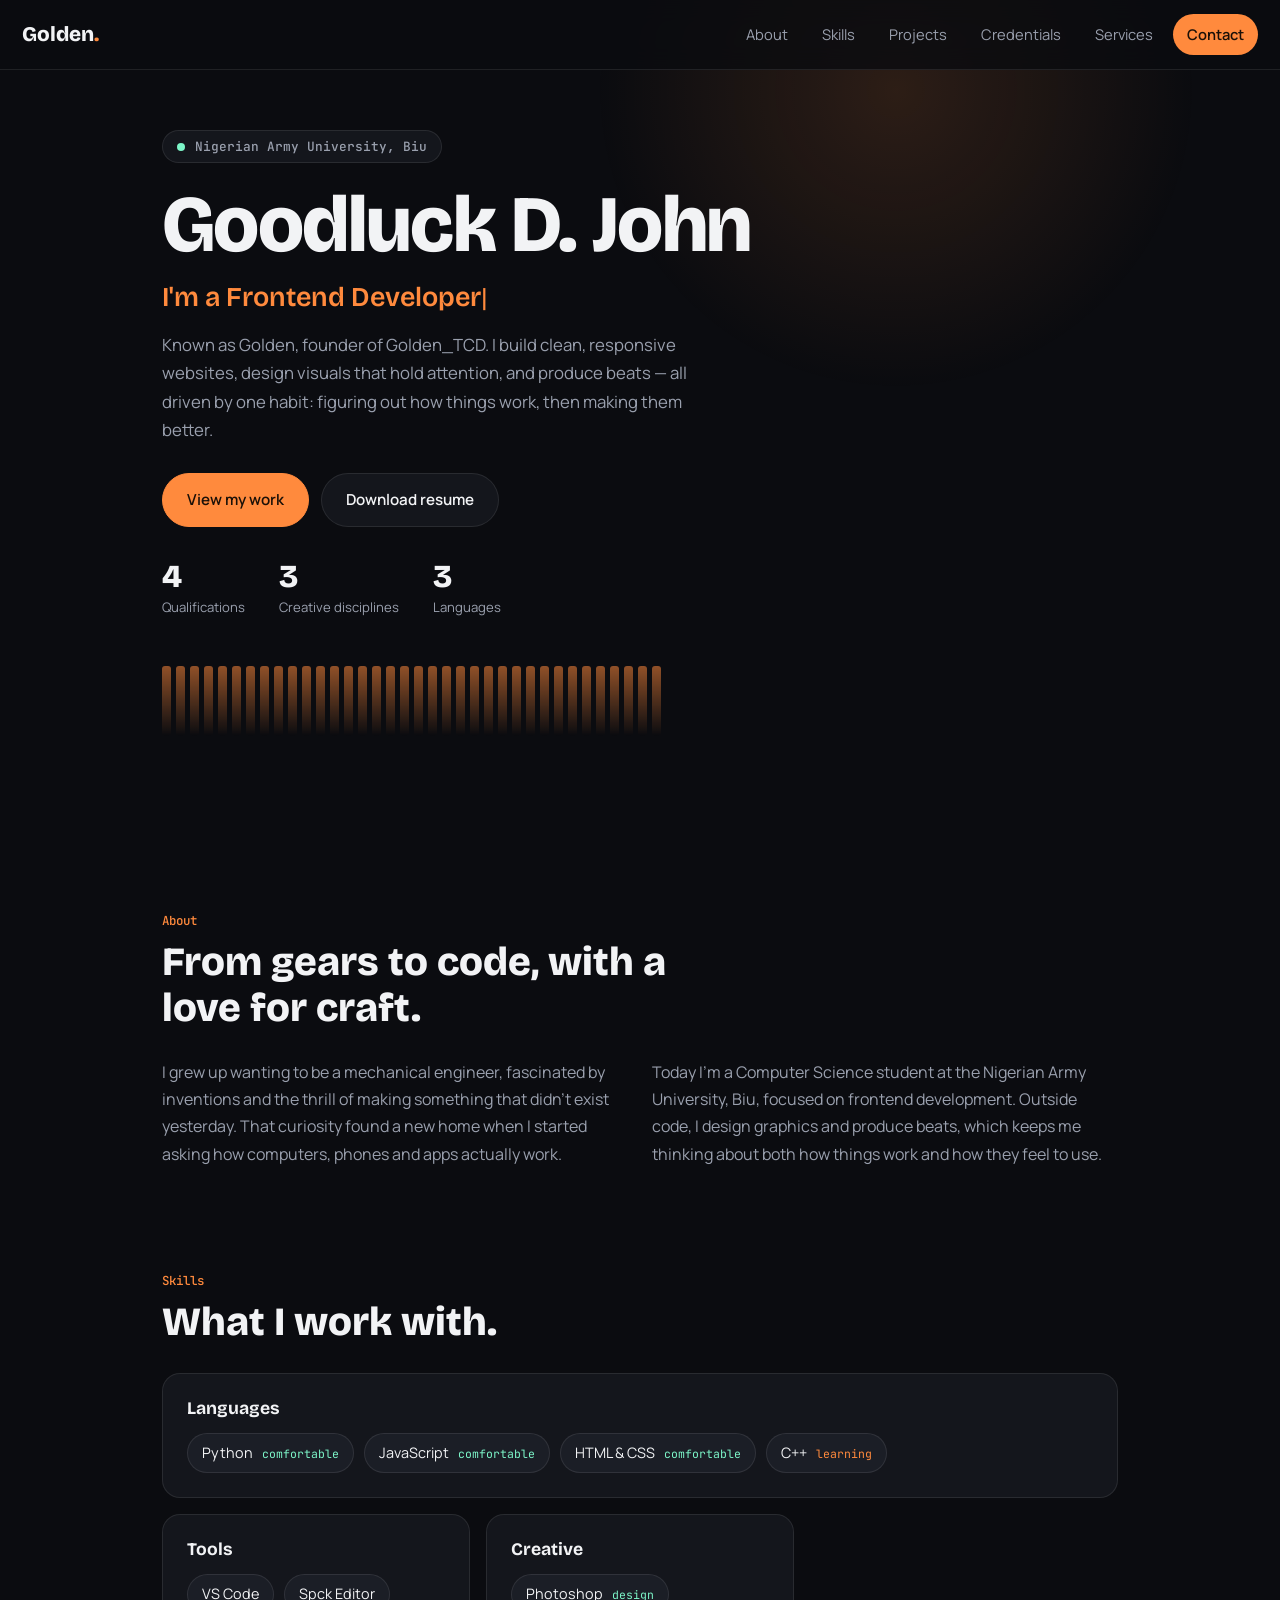
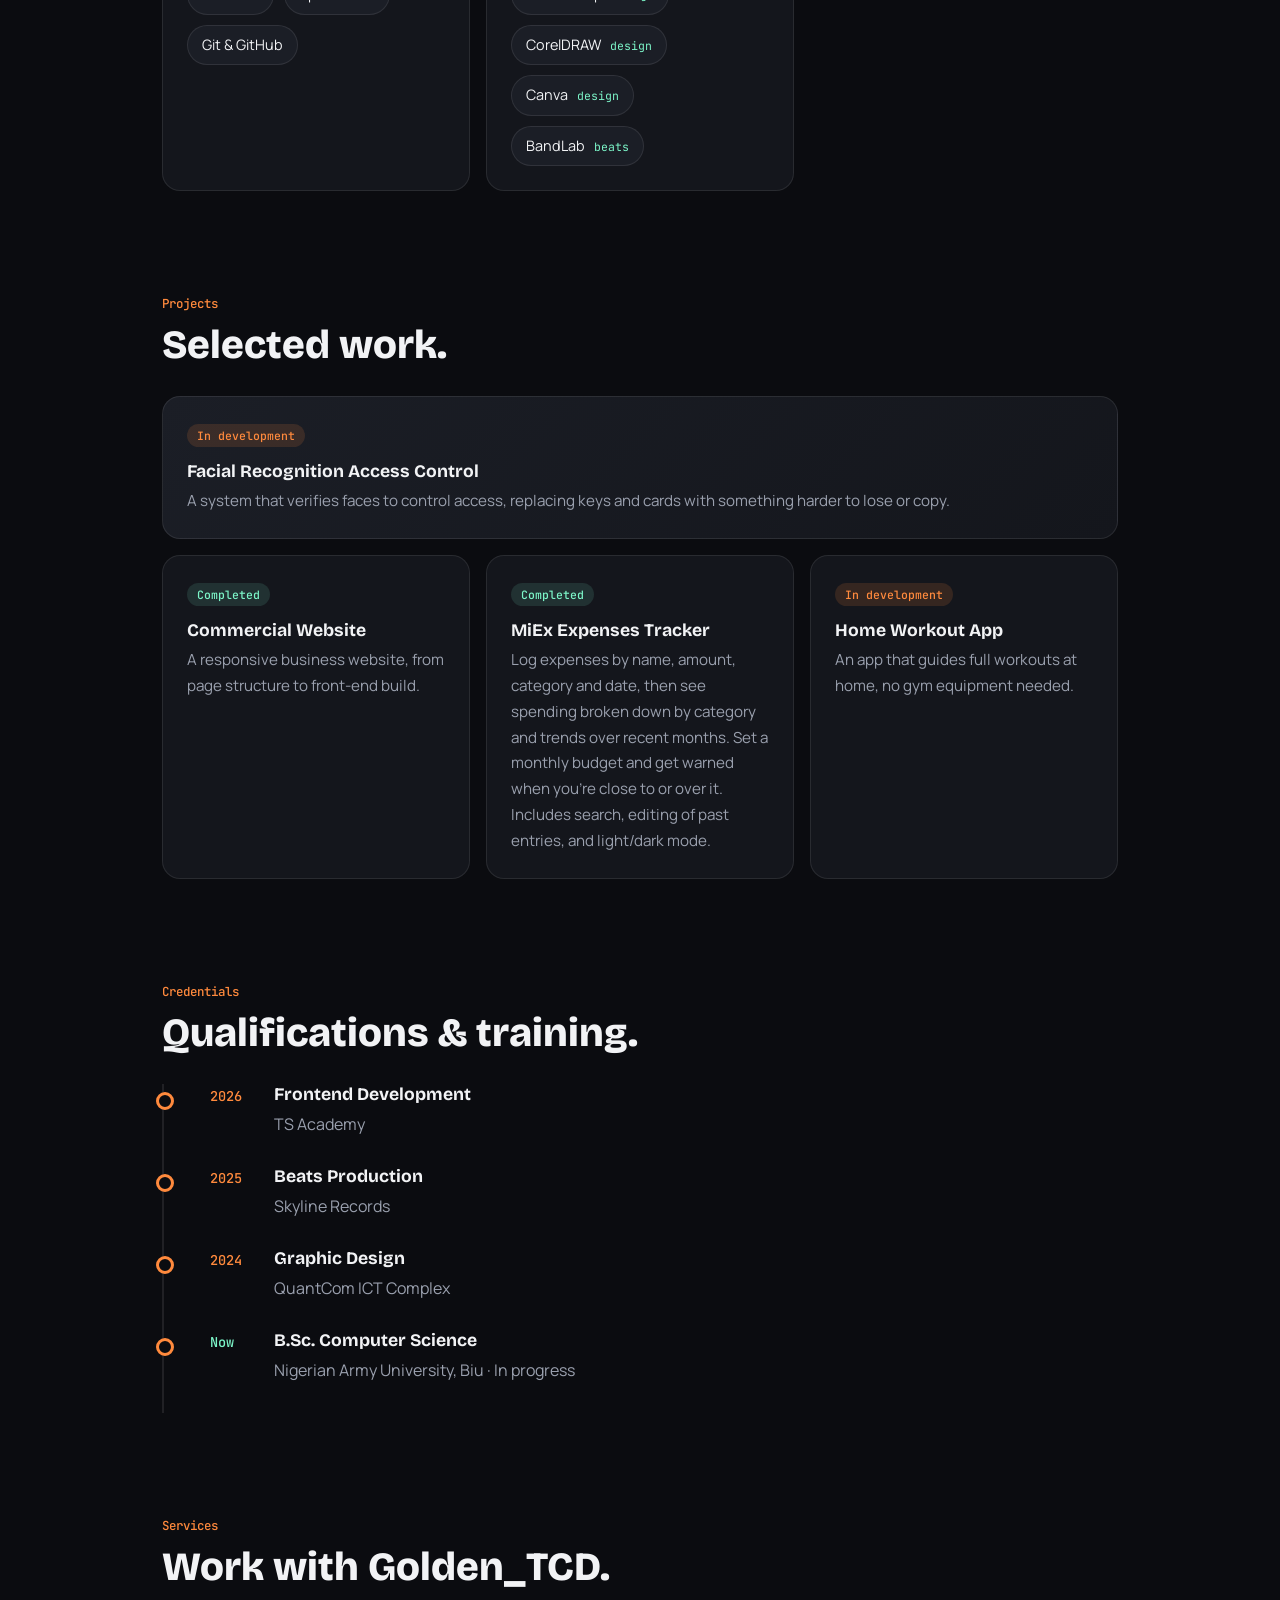
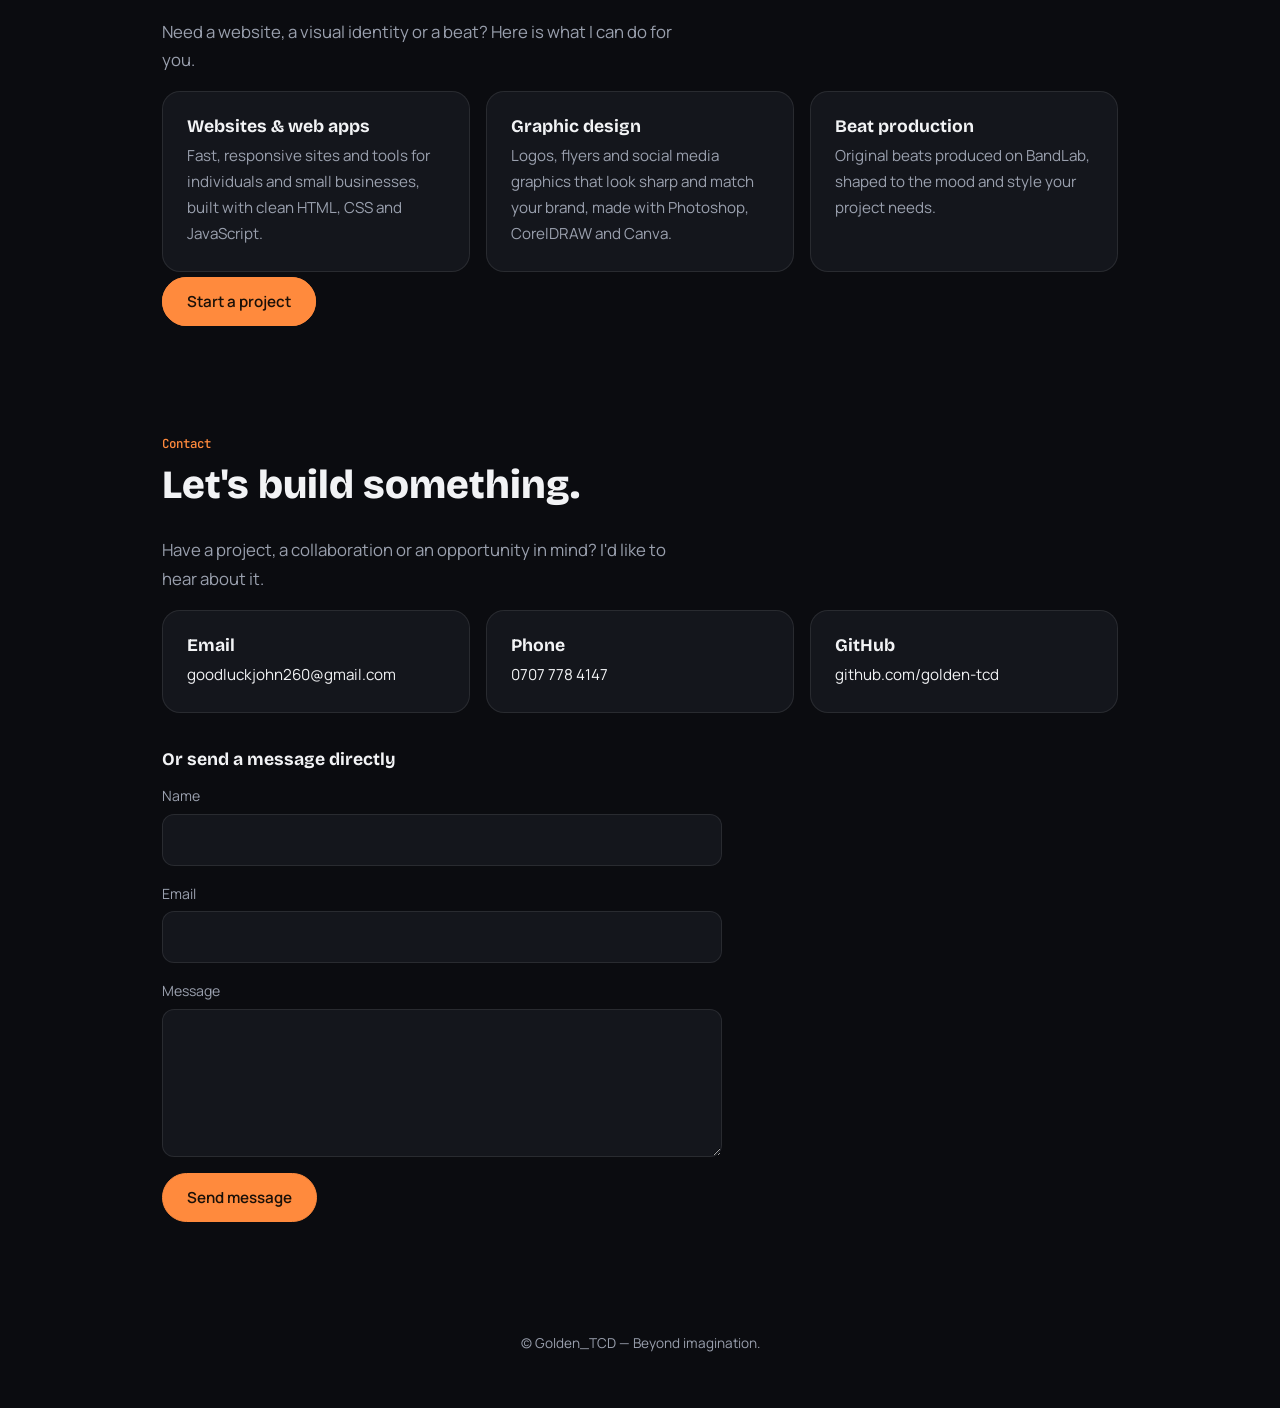
<file: index.html>
<!DOCTYPE html>
<html lang="en">
<head>
<meta charset="UTF-8">
<meta name="viewport" content="width=device-width, initial-scale=1.0">
<title>Goodluck D. John — Frontend Developer, Designer &amp; Producer</title>
<meta name="description" content="Portfolio of Goodluck D. John (Golden): Computer Science student, frontend developer, graphic designer and beat producer.">
<meta property="og:type" content="website">
<meta property="og:title" content="Goodluck D. John — Portfolio">
<meta property="og:description" content="Frontend developer, graphic designer and beat producer. Computer Science student at NAU Biu.">
<meta property="og:image" content="https://golden-tcd.github.io/Golden-Portfolio/social-preview.png">
<meta property="og:url" content="https://golden-tcd.github.io/Golden-Portfolio/">
<meta name="twitter:card" content="summary_large_image">
<meta name="google-site-verification" content="vtZdOfUOVCbdnAMkiczraJOBLwkXnXtF-ywyfQ14Xc0" />
<script type="application/ld+json">{"@context":"https://schema.org","@type":"Person","name":"Goodluck D. John","alternateName":"Golden","jobTitle":"Frontend Developer, Graphic Designer and Beat Producer","url":"https://golden-tcd.github.io/Golden-Portfolio/","sameAs":["https://github.com/golden-tcd"],"alumniOf":"Nigerian Army University, Biu"}</script>
<link rel="icon" type="image/svg+xml" href="favicon.svg">
<link rel="preconnect" href="https://fonts.googleapis.com">
<link href="https://fonts.googleapis.com/css2?family=Bricolage+Grotesque:wght@500;700;800&family=Manrope:wght@400;500;600&family=JetBrains+Mono:wght@400;500&display=swap" rel="stylesheet">
<link rel="stylesheet" href="style.css">
</head>
<body>
<div class="glow" aria-hidden="true"></div>

<header class="nav">
  <a href="#top" class="brand">Golden<span>.</span></a>
  <button class="menu-btn" aria-label="Menu" aria-expanded="false"><span></span><span></span></button>
  <nav class="links" id="links">
    <a href="#about">About</a><a href="#skills">Skills</a><a href="#projects">Projects</a><a href="#certs">Credentials</a><a href="#services">Services</a><a href="#contact" class="pill">Contact</a>
  </nav>
</header>

<main>
<section class="hero" id="top">
  <p class="eyebrow"><i class="dot"></i>Nigerian Army University, Biu</p>
  <h1>Goodluck D. John</h1>
  <p class="role">I'm a <span id="role">Frontend Developer</span><b class="caret">|</b></p>
  <p class="lead">Known as Golden, founder of Golden_TCD. I build clean, responsive websites, design visuals that hold attention, and produce beats — all driven by one habit: figuring out how things work, then making them better.</p>
  <div class="actions">
    <a href="#projects" class="btn primary">View my work</a>
    <a href="resume.pdf" class="btn" target="_blank" rel="noopener">Download resume</a>
  </div>
  <div class="stats">
    <div><strong data-n="4">0</strong><span>Qualifications</span></div>
    <div><strong data-n="3">0</strong><span>Creative disciplines</span></div>
    <div><strong data-n="3">0</strong><span>Languages</span></div>
  </div>
  <div class="wave" aria-hidden="true"></div>
</section>

<section id="about" class="reveal">
  <p class="tag">About</p>
  <h2>From gears to code, with a love for craft.</h2>
  <div class="two">
    <p>I grew up wanting to be a mechanical engineer, fascinated by inventions and the thrill of making something that didn't exist yesterday. That curiosity found a new home when I started asking how computers, phones and apps actually work.</p>
    <p>Today I'm a Computer Science student at the Nigerian Army University, Biu, focused on frontend development. Outside code, I design graphics and produce beats, which keeps me thinking about both how things work and how they feel to use.</p>
  </div>
</section>

<section id="skills" class="reveal">
  <p class="tag">Skills</p>
  <h2>What I work with.</h2>
  <div class="bento">
    <div class="card wide"><h3>Languages</h3>
      <ul class="chips"><li>Python <em>comfortable</em></li><li>JavaScript <em>comfortable</em></li><li>HTML &amp; CSS <em>comfortable</em></li><li>C++ <em class="learn">learning</em></li></ul></div>
    <div class="card"><h3>Tools</h3>
      <ul class="chips"><li>VS Code</li><li>Spck Editor</li><li>Git &amp; GitHub</li></ul></div>
    <div class="card"><h3>Creative</h3>
      <ul class="chips"><li>Photoshop <em>design</em></li><li>CorelDRAW <em>design</em></li><li>Canva <em>design</em></li><li>BandLab <em>beats</em></li></ul></div>
  </div>
</section>

<section id="projects" class="reveal">
  <p class="tag">Projects</p>
  <h2>Selected work.</h2>
  <div class="grid">
    <article class="card feat"><span class="badge live">In development</span>
      <h3>Facial Recognition Access Control</h3>
      <p>A system that verifies faces to control access, replacing keys and cards with something harder to lose or copy.</p></article>
    <article class="card"><span class="badge done">Completed</span>
      <h3>Commercial Website</h3>
      <p>A responsive business website, from page structure to front-end build.</p></article>
    <article class="card"><span class="badge done">Completed</span>
      <h3>MiEx Expenses Tracker</h3>
      <p>Log expenses by name, amount, category and date, then see spending broken down by category and trends over recent months. Set a monthly budget and get warned when you're close to or over it. Includes search, editing of past entries, and light/dark mode.</p></article>
    <article class="card"><span class="badge live">In development</span>
      <h3>Home Workout App</h3>
      <p>An app that guides full workouts at home, no gym equipment needed.</p></article>
  </div>
</section>

<section id="certs" class="reveal">
  <p class="tag">Credentials</p>
  <h2>Qualifications &amp; training.</h2>
  <ol class="timeline">
    <li><span class="yr">2026</span><div><h3>Frontend Development</h3><p>TS Academy</p></div></li>
    <li><span class="yr">2025</span><div><h3>Beats Production</h3><p>Skyline Records</p></div></li>
    <li><span class="yr">2024</span><div><h3>Graphic Design</h3><p>QuantCom ICT Complex</p></div></li>
    <li><span class="yr now">Now</span><div><h3>B.Sc. Computer Science</h3><p>Nigerian Army University, Biu · In progress</p></div></li>
  </ol>
</section>

<section id="services" class="reveal">
  <p class="tag">Services</p>
  <h2>Work with Golden_TCD.</h2>
  <p class="lead">Need a website, a visual identity or a beat? Here is what I can do for you.</p>
  <div class="grid">
    <div class="card"><h3>Websites &amp; web apps</h3><p>Fast, responsive sites and tools for individuals and small businesses, built with clean HTML, CSS and JavaScript.</p></div>
    <div class="card"><h3>Graphic design</h3><p>Logos, flyers and social media graphics that look sharp and match your brand, made with Photoshop, CorelDRAW and Canva.</p></div>
    <div class="card"><h3>Beat production</h3><p>Original beats produced on BandLab, shaped to the mood and style your project needs.</p></div>
  </div>
  <p><a href="#contact" class="btn primary">Start a project</a></p>
</section>

<section id="contact" class="reveal">
  <p class="tag">Contact</p>
  <h2>Let's build something.</h2>
  <p class="lead">Have a project, a collaboration or an opportunity in mind? I'd like to hear about it.</p>
  <div class="grid">
    <a class="card link" href="mailto:goodluckjohn260@gmail.com"><h3>Email</h3><p>goodluckjohn260@gmail.com</p></a>
    <a class="card link" href="tel:+2347077784147"><h3>Phone</h3><p>0707 778 4147</p></a>
    <a class="card link" href="https://github.com/golden-tcd" target="_blank" rel="noopener"><h3>GitHub</h3><p>github.com/golden-tcd</p></a>
  </div>
  <h3 class="formh">Or send a message directly</h3>
  <form class="form" id="form" action="https://formspree.io/f/YOUR_FORM_ID" method="POST">
    <label>Name<input name="name" autocomplete="name" required></label>
    <label>Email<input type="email" name="email" autocomplete="email" required></label>
    <label>Message<textarea name="message" rows="5" required></textarea></label>
    <button class="btn primary" type="submit">Send message</button>
    <p class="note" id="note" role="status"></p>
  </form>
</section>
</main>

<footer><p>© Golden_TCD — Beyond imagination.</p></footer>
<script src="script.js"></script>
</body>
</html>
</file>
<file: style.css>
:root{--bg:#0B0C10;--s1:#14161C;--s2:#1B1E26;--bd:rgba(255,255,255,.09);--tx:#F2F3F5;--mu:#9AA0AE;--ac:#FF8A3D;--mint:#7CF5C8;
--hd:'Bricolage Grotesque',sans-serif;--bo:'Manrope',sans-serif;--mo:'JetBrains Mono',monospace}
*{box-sizing:border-box}html{scroll-behavior:smooth;scroll-padding-top:72px}
body{margin:0;background:var(--bg);color:var(--tx);font:16px/1.7 var(--bo);overflow-x:hidden}
a{color:inherit;text-decoration:none}
.glow{position:fixed;inset:0;pointer-events:none;z-index:-1;background:radial-gradient(500px circle at var(--x,70%) var(--y,10%),rgba(255,138,61,.14),transparent 60%)}

/* nav */
.nav{position:fixed;top:0;left:0;right:0;z-index:50;display:flex;justify-content:space-between;align-items:center;padding:14px 22px;background:rgba(11,12,16,.8);-webkit-backdrop-filter:blur(12px);backdrop-filter:blur(12px);border-bottom:1px solid var(--bd)}
.brand{font:800 1.3rem var(--hd)}.brand span{color:var(--ac)}
.links{display:flex;gap:6px;align-items:center}
.links a{padding:8px 14px;color:var(--mu);font-size:.92rem;border-radius:99px;transition:color .2s}
.links a:hover,.links a.on{color:var(--tx)}
.links .pill{background:var(--ac);color:#1a1008;font-weight:600}.links .pill:hover{color:#1a1008}
.menu-btn{display:none;background:none;border:0;padding:10px;cursor:pointer}
.menu-btn span{display:block;width:24px;height:2px;background:var(--tx);margin:5px 0;transition:transform .25s}
.menu-btn[aria-expanded=true] span:first-child{transform:translateY(3.5px) rotate(45deg)}
.menu-btn[aria-expanded=true] span:last-child{transform:translateY(-3.5px) rotate(-45deg)}

/* layout */
main{max-width:1000px;margin:0 auto;padding:0 22px}
section{padding:84px 0 20px}
.tag{font:500 .78rem var(--mo);color:var(--ac);margin:0 0 10px}
h2{font:800 clamp(1.7rem,5vw,2.5rem)/1.15 var(--hd);margin:0 0 28px;max-width:20ch}
h3{font:700 1.1rem var(--hd);margin:0 0 6px}
.lead{color:var(--mu);max-width:54ch;font-size:1.05rem}

/* hero */
.hero{padding-top:130px;position:relative;min-height:92vh}
.eyebrow{display:inline-flex;align-items:center;gap:10px;font:500 .8rem var(--mo);color:var(--mu);border:1px solid var(--bd);padding:7px 14px;border-radius:99px;background:var(--s1);margin:0 0 22px}
.dot{width:8px;height:8px;border-radius:50%;background:var(--mint);animation:pulse 2s infinite}
h1{font:800 clamp(2.5rem,10vw,5rem)/1.02 var(--hd);margin:0 0 14px;letter-spacing:-.02em}
.role{font:600 clamp(1.2rem,4vw,1.7rem) var(--hd);margin:0 0 18px;color:var(--ac)}
.caret{animation:blink 1s steps(1) infinite;font-weight:400}
.actions{display:flex;gap:12px;flex-wrap:wrap;margin:28px 0}
.btn{padding:13px 24px;border-radius:99px;border:1px solid var(--bd);font-weight:600;font-size:.95rem;background:var(--s1);transition:transform .2s,border-color .2s}
.btn:hover{transform:translateY(-2px);border-color:var(--ac)}
.btn.primary{background:var(--ac);color:#1a1008;border-color:var(--ac)}
.stats{display:flex;gap:34px;flex-wrap:wrap;margin-top:34px}
.stats strong{display:block;font:800 2rem/1 var(--hd)}.stats span{font-size:.82rem;color:var(--mu)}
.wave{display:flex;align-items:flex-end;gap:5px;height:70px;margin-top:46px;opacity:.55}
.wave i{flex:1;max-width:9px;background:linear-gradient(var(--ac),transparent);border-radius:3px;height:100%;transform-origin:bottom;animation:bar 1.3s ease-in-out infinite alternate}

/* cards */
.two{display:grid;grid-template-columns:repeat(auto-fit,minmax(260px,1fr));gap:24px;color:var(--mu)}.two p{margin:0}
.bento,.grid{display:grid;grid-template-columns:repeat(auto-fit,minmax(240px,1fr));gap:16px}
.card{background:var(--s1);border:1px solid var(--bd);border-radius:18px;padding:24px;position:relative;transition:transform .25s,border-color .25s}
.card:hover{transform:translateY(-4px);border-color:rgba(255,138,61,.5)}
.card p{margin:0;color:var(--mu);font-size:.95rem}
.card.wide{grid-column:1/-1}.card.feat{grid-column:1/-1;background:linear-gradient(135deg,var(--s2),var(--s1))}
.link p{color:var(--tx);word-break:break-all}
.more{display:inline-block;margin-top:16px;font-weight:600;font-size:.9rem;color:var(--ac);border-bottom:1px solid transparent;transition:border-color .2s}
.more:hover{border-color:var(--ac)}
.chips{list-style:none;padding:0;margin:14px 0 0;display:flex;flex-wrap:wrap;gap:10px}
.chips li{background:var(--s2);border:1px solid var(--bd);padding:7px 14px;border-radius:99px;font-size:.9rem}
.chips em{font:400 .72rem var(--mo);color:var(--mint);margin-left:6px;font-style:normal}.chips em.learn{color:var(--ac)}
.badge{display:inline-block;font:500 .72rem var(--mo);padding:4px 10px;border-radius:99px;margin-bottom:14px}
.badge.live{background:rgba(255,138,61,.14);color:var(--ac)}.badge.done{background:rgba(124,245,200,.12);color:var(--mint)}

/* timeline */
.timeline{list-style:none;margin:0;padding:0 0 0 20px;border-left:2px solid var(--bd)}
.timeline li{position:relative;display:flex;gap:20px;padding:0 0 28px 26px}
.timeline li::before{content:"";position:absolute;left:-28px;top:8px;width:12px;height:12px;border-radius:50%;background:var(--bg);border:3px solid var(--ac)}
.yr{font:500 .85rem var(--mo);color:var(--ac);min-width:44px;padding-top:3px}.yr.now{color:var(--mint)}
.timeline p{margin:0;color:var(--mu)}

.formh{margin:36px 0 14px}
.form{display:grid;gap:16px;max-width:560px}
.form label{display:grid;gap:6px;font-size:.88rem;color:var(--mu)}
.form input,.form textarea{background:var(--s1);border:1px solid var(--bd);border-radius:12px;padding:13px 14px;color:var(--tx);font:inherit;width:100%}
.form input:focus,.form textarea:focus{outline:none;border-color:var(--ac)}
.form .btn{justify-self:start;cursor:pointer;font-family:inherit}
.note{margin:0;font-size:.9rem;color:var(--mint)}
#services .btn{margin-top:26px}
footer{text-align:center;color:var(--mu);font-size:.85rem;padding:60px 22px 40px}

/* motion */
.reveal{opacity:0;transform:translateY(24px);transition:opacity .7s,transform .7s}.reveal.in{opacity:1;transform:none}
@keyframes bar{from{transform:scaleY(.15)}to{transform:scaleY(1)}}
@keyframes blink{50%{opacity:0}}
@keyframes pulse{50%{box-shadow:0 0 0 6px rgba(124,245,200,.15)}}
@media (prefers-reduced-motion:reduce){*{animation:none!important;transition:none!important}.reveal{opacity:1;transform:none}}

@media(max-width:700px){
.menu-btn{display:block}
.links{position:fixed;top:57px;left:0;right:0;flex-direction:column;align-items:stretch;background:var(--bg);padding:12px 22px 22px;border-bottom:1px solid var(--bd);transform:translateY(-130%);transition:transform .3s}
.links.open{transform:none}.links a{padding:13px 8px;font-size:1rem}.links .pill{text-align:center;margin-top:8px}
section{padding-top:64px}.hero{padding-top:110px}
}
</file>
